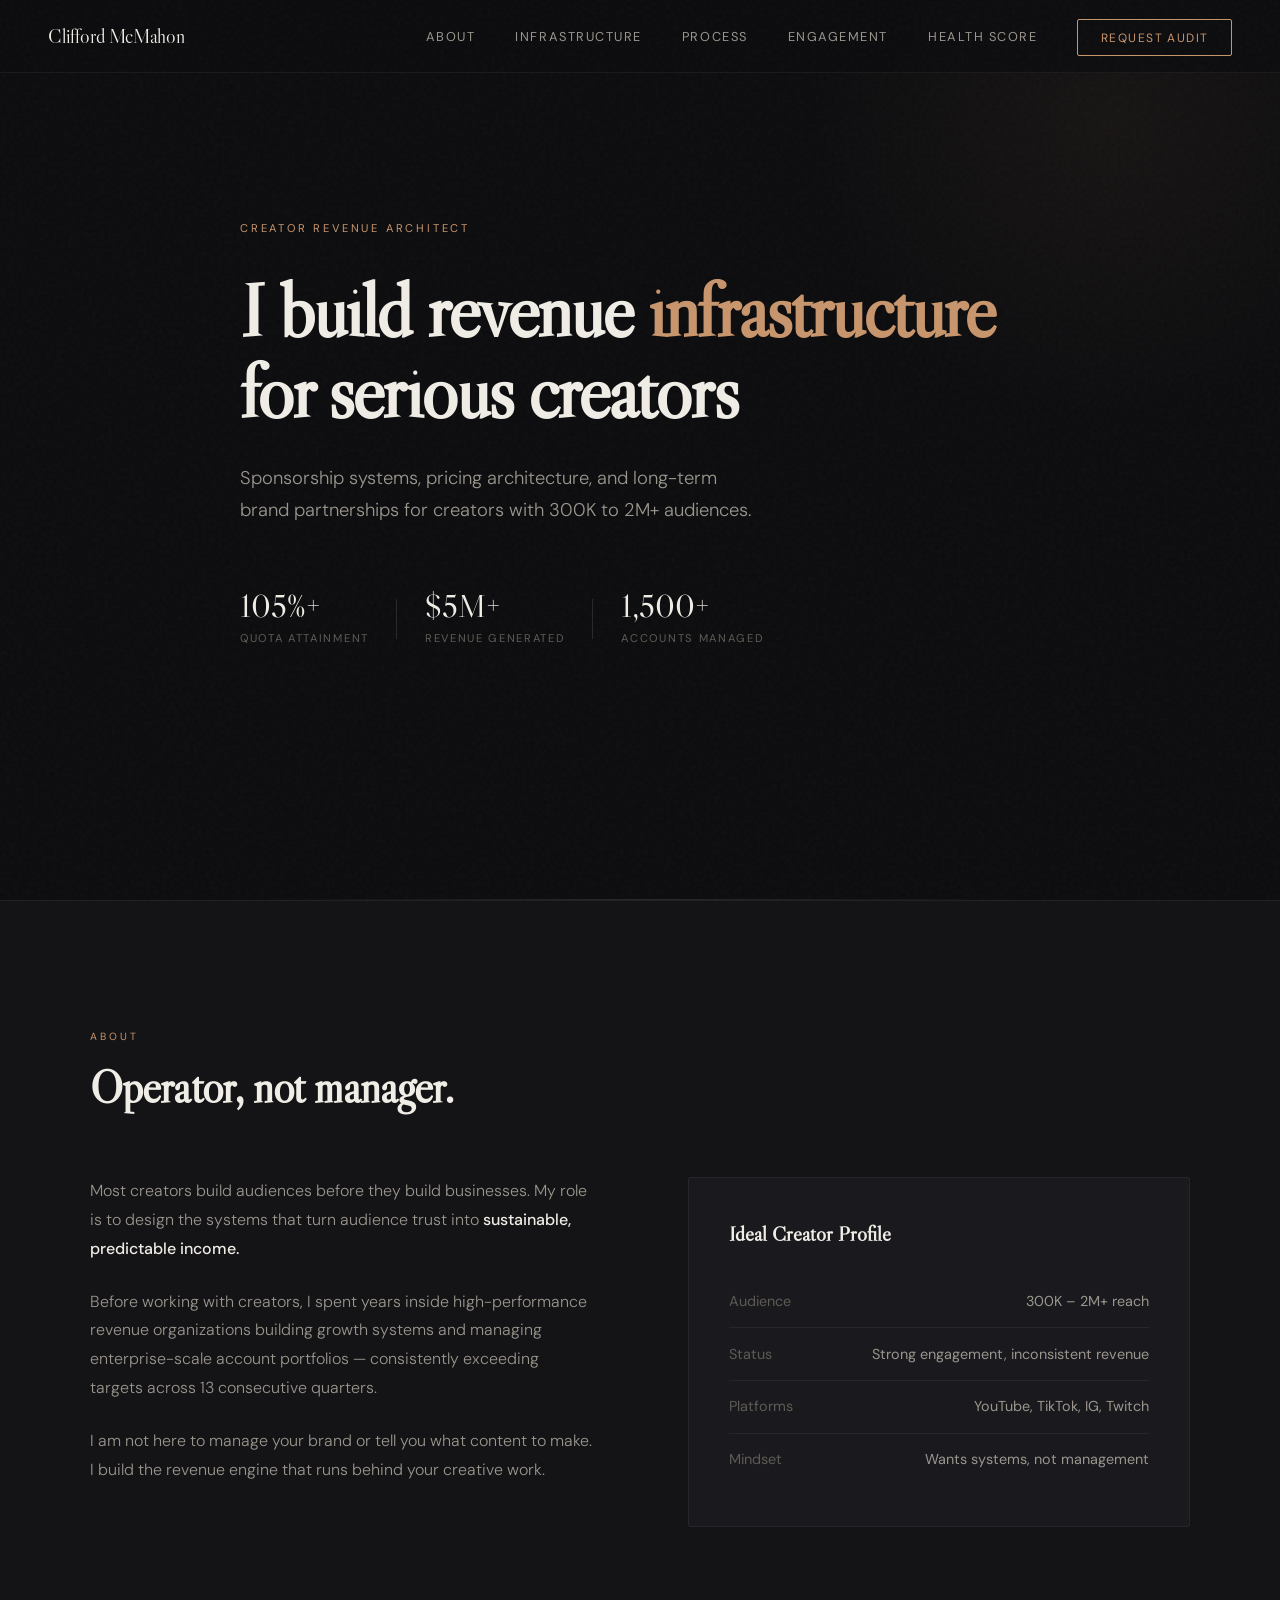
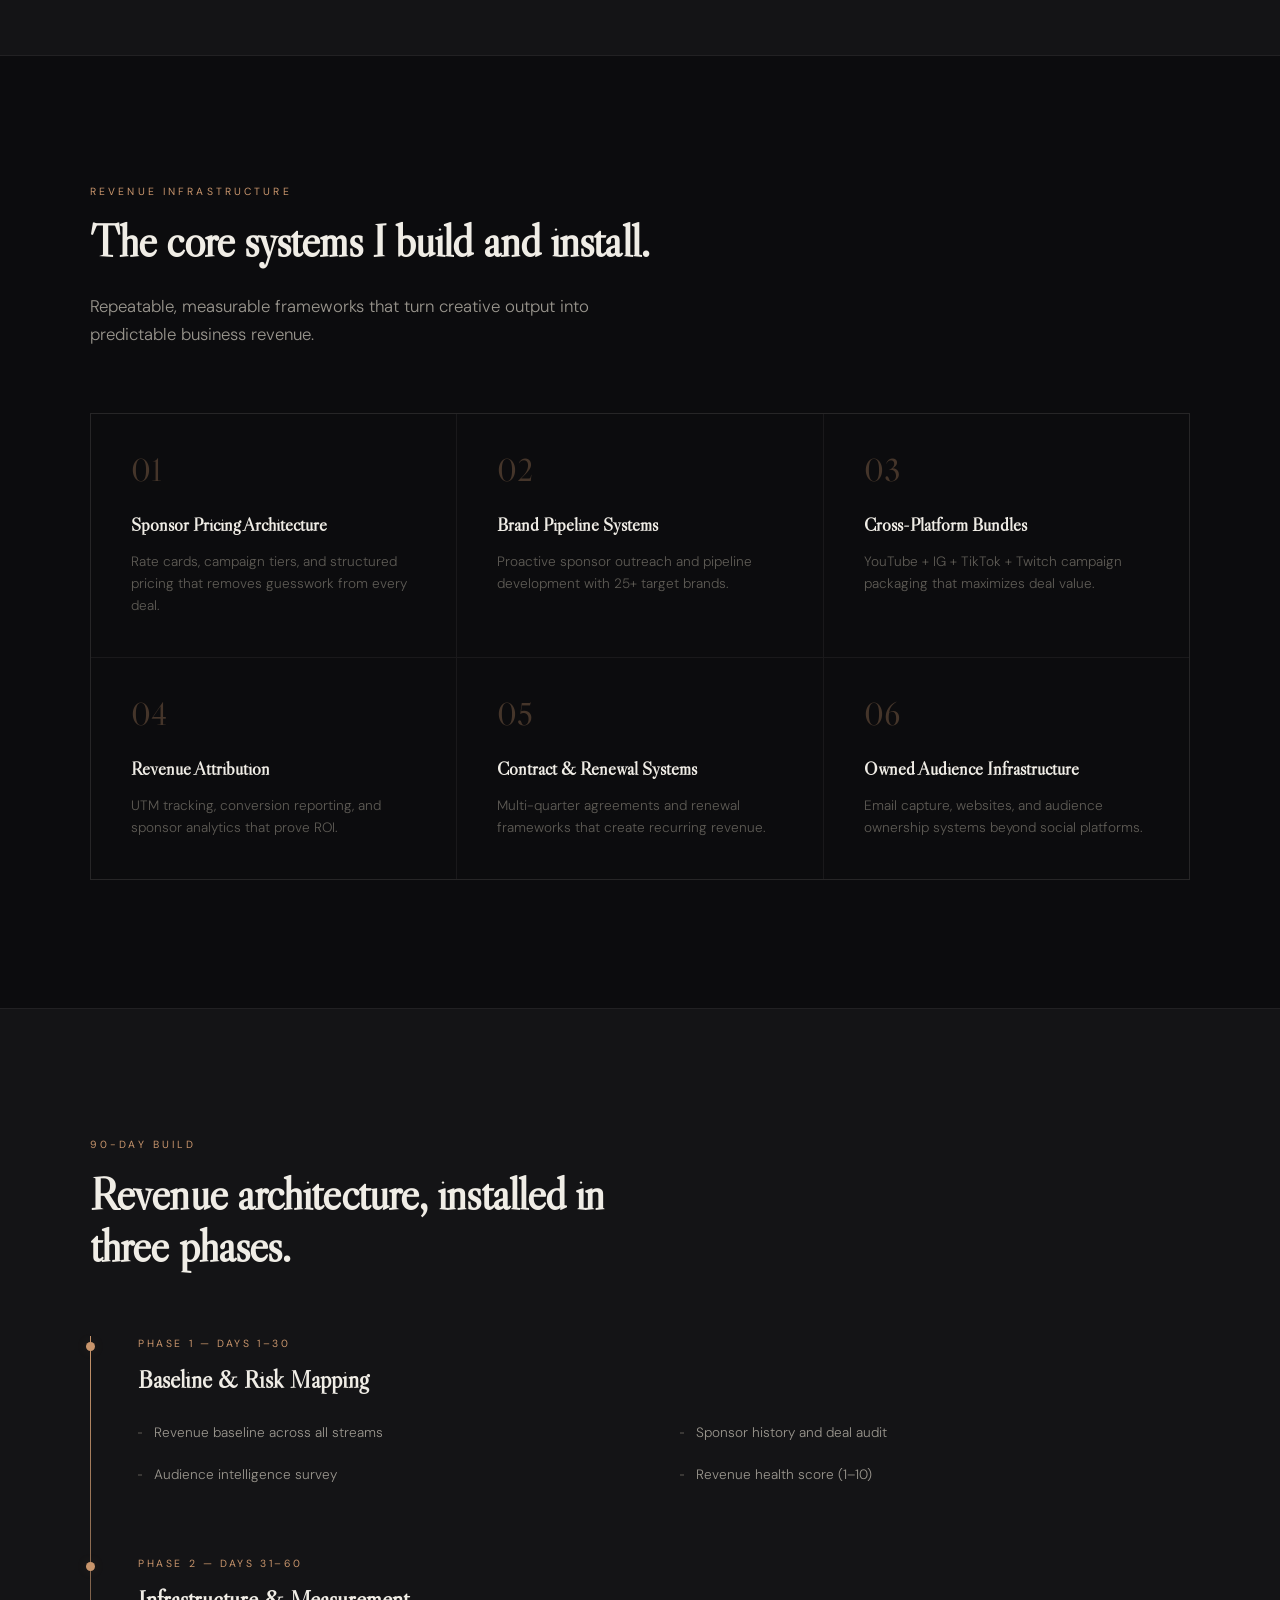
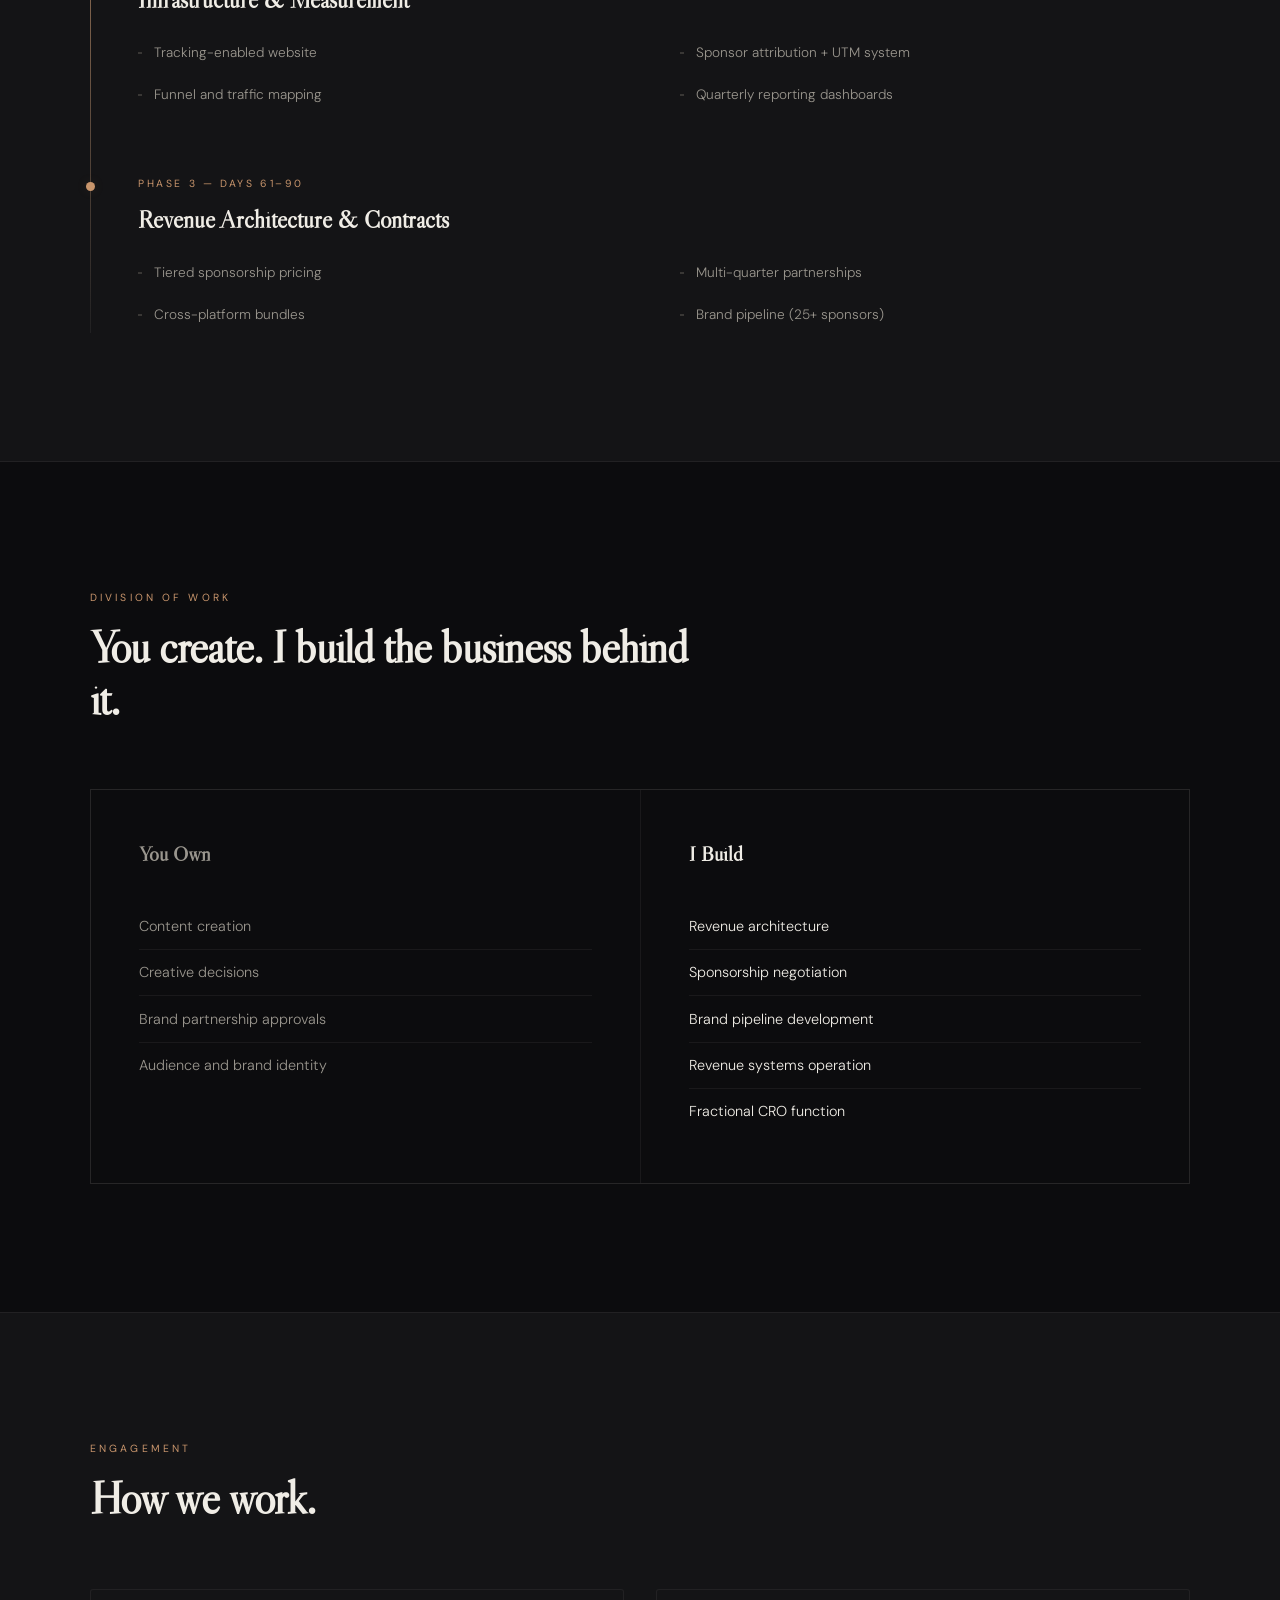
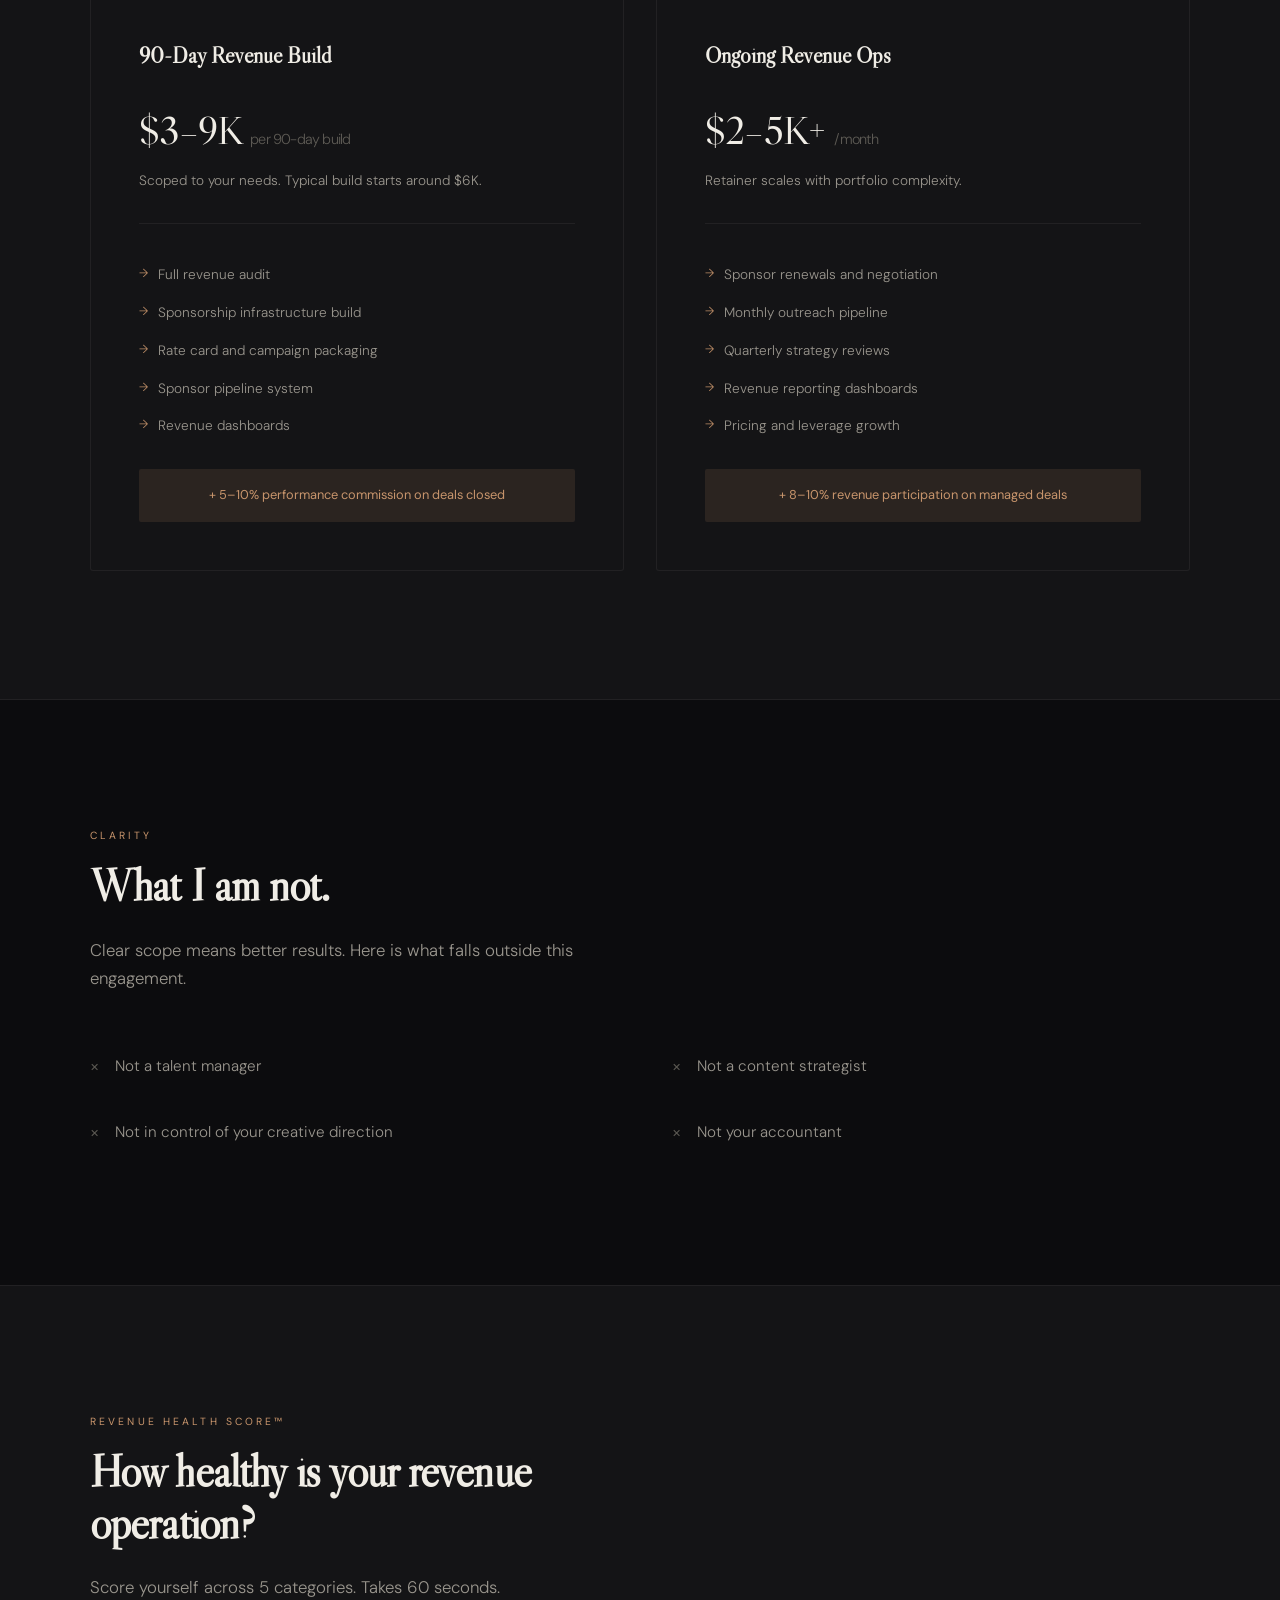
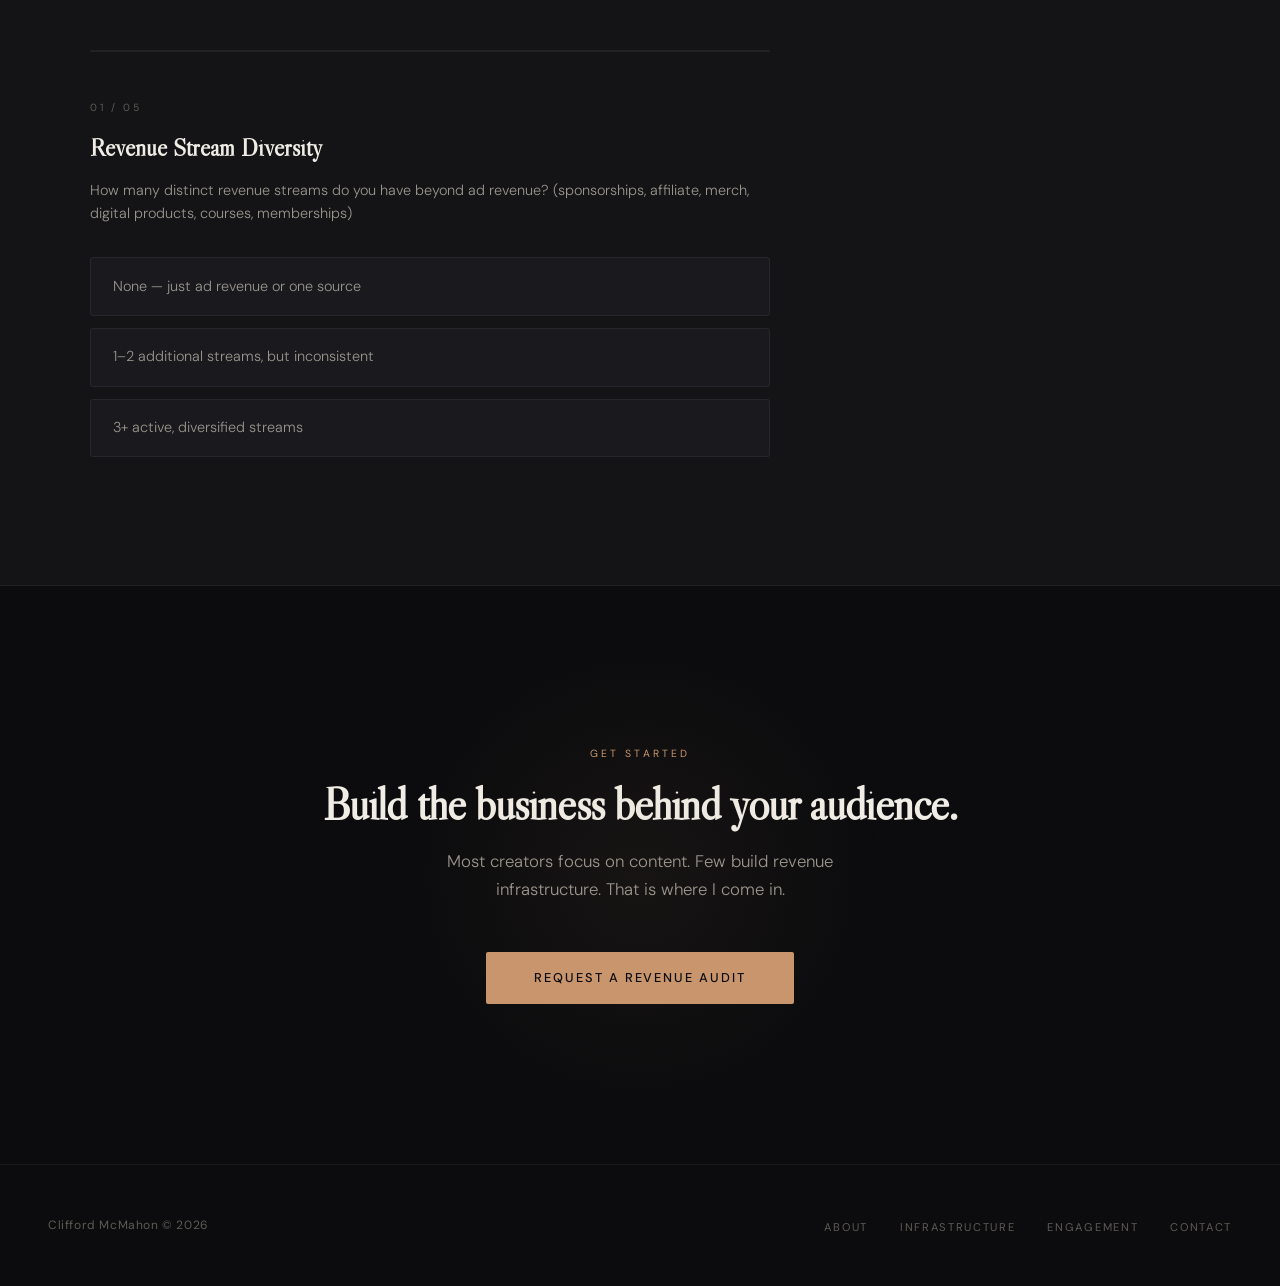
<file: index.html>
<!DOCTYPE html>
<html lang="en">
<head>
<meta charset="UTF-8">
<meta name="viewport" content="width=device-width, initial-scale=1.0">
<title>Clifford McMahon | Creator Revenue Architect</title>
<meta name="description" content="I build revenue infrastructure for creators, turning attention into predictable revenue by building sponsorship systems and long-term brand partnerships.">
<link href="https://fonts.googleapis.com/css2?family=Libre+Caslon+Display&family=DM+Sans:ital,opsz,wght@0,9..40,300;0,9..40,400;0,9..40,500;1,9..40,300;1,9..40,400&display=swap" rel="stylesheet">
<style>
  :root {
    --bg-primary: #0C0C0E;
    --bg-elevated: #141416;
    --bg-card: #1A1A1E;
    --bg-hover: #222226;
    --text-primary: #F0EDE6;
    --text-secondary: #9A968E;
    --text-muted: #5E5B55;
    --accent-warm: #C8956C;
    --accent-warm-dim: rgba(200, 149, 108, 0.12);
    --accent-warm-glow: rgba(200, 149, 108, 0.06);
    --border: rgba(240, 237, 230, 0.06);
    --border-hover: rgba(240, 237, 230, 0.12);
    --serif: 'Libre Caslon Display', Georgia, serif;
    --sans: 'DM Sans', -apple-system, sans-serif;
  }

  * { margin: 0; padding: 0; box-sizing: border-box; }

  html {
    scroll-behavior: smooth;
    font-size: 16px;
    background: var(--bg-primary);
  }

  body {
    font-family: var(--sans);
    background: var(--bg-primary);
    color: var(--text-primary);
    line-height: 1.6;
    -webkit-font-smoothing: antialiased;
    overflow-x: hidden;
  }

  body::before {
    content: '';
    position: fixed;
    inset: 0;
    background-image: url("data:image/svg+xml,%3Csvg viewBox='0 0 256 256' xmlns='http://www.w3.org/2000/svg'%3E%3Cfilter id='n'%3E%3CfeTurbulence type='fractalNoise' baseFrequency='0.9' numOctaves='4' stitchTiles='stitch'/%3E%3C/filter%3E%3Crect width='100%25' height='100%25' filter='url(%23n)' opacity='0.03'/%3E%3C/svg%3E");
    pointer-events: none;
    z-index: 9999;
  }

  nav {
    position: fixed;
    top: 0;
    left: 0;
    right: 0;
    z-index: 100;
    padding: 1.25rem 3rem;
    display: flex;
    justify-content: space-between;
    align-items: center;
    backdrop-filter: blur(24px);
    background: rgba(12, 12, 14, 0.8);
    border-bottom: 1px solid var(--border);
  }

  .nav-logo {
    font-family: var(--serif);
    font-size: 1.25rem;
    color: var(--text-primary);
    text-decoration: none;
    letter-spacing: -0.01em;
  }

  .nav-links {
    display: flex;
    gap: 2.5rem;
    align-items: center;
    list-style: none;
  }

  .nav-links a {
    font-size: 0.8rem;
    font-weight: 400;
    color: var(--text-secondary);
    text-decoration: none;
    text-transform: uppercase;
    letter-spacing: 0.12em;
    transition: color 0.2s;
  }

  .nav-links a:hover { color: var(--text-primary); }

  .nav-cta {
    font-size: 0.75rem !important;
    padding: 0.6rem 1.4rem;
    border: 1px solid var(--accent-warm);
    color: var(--accent-warm) !important;
    border-radius: 2px;
    transition: all 0.25s ease !important;
  }

  .nav-cta:hover {
    background: var(--accent-warm);
    color: var(--bg-primary) !important;
  }

  section { padding: 8rem 3rem; position: relative; }
  .container { max-width: 1100px; margin: 0 auto; }

  .hero {
    min-height: 100vh;
    display: flex;
    align-items: center;
    padding-top: 6rem;
    position: relative;
    overflow: hidden;
  }

  .hero::after {
    content: '';
    position: absolute;
    bottom: 0;
    left: 50%;
    transform: translateX(-50%);
    width: 60%;
    height: 1px;
    background: linear-gradient(90deg, transparent, var(--border-hover), transparent);
  }

  .hero-glow {
    position: absolute;
    top: -20%;
    right: -10%;
    width: 600px;
    height: 600px;
    background: radial-gradient(circle, var(--accent-warm-glow) 0%, transparent 70%);
    pointer-events: none;
  }

  .hero-content { position: relative; z-index: 1; }

  .hero-label {
    font-size: 0.7rem;
    text-transform: uppercase;
    letter-spacing: 0.25em;
    color: var(--accent-warm);
    margin-bottom: 2rem;
    animation: fadeUp 0.8s ease 0.2s both;
  }

  .hero h1 {
    font-family: var(--serif);
    font-size: clamp(3rem, 6vw, 5.5rem);
    line-height: 1.05;
    letter-spacing: -0.025em;
    color: var(--text-primary);
    margin-bottom: 2rem;
    max-width: 800px;
    animation: fadeUp 0.8s ease 0.4s both;
  }

  .hero h1 em {
    font-style: normal;
    color: var(--accent-warm);
  }

  .hero-sub {
    font-size: 1.15rem;
    color: var(--text-secondary);
    max-width: 520px;
    line-height: 1.7;
    font-weight: 300;
    animation: fadeUp 0.8s ease 0.6s both;
  }

  .hero-metrics {
    display: flex;
    gap: 3.5rem;
    margin-top: 4rem;
    animation: fadeUp 0.8s ease 0.8s both;
  }

  .metric { position: relative; }

  .metric::after {
    content: '';
    position: absolute;
    right: -1.75rem;
    top: 50%;
    transform: translateY(-50%);
    width: 1px;
    height: 40px;
    background: var(--border-hover);
  }

  .metric:last-child::after { display: none; }

  .metric-value {
    font-family: var(--serif);
    font-size: 2rem;
    color: var(--text-primary);
    line-height: 1;
  }

  .metric-label {
    font-size: 0.7rem;
    text-transform: uppercase;
    letter-spacing: 0.15em;
    color: var(--text-muted);
    margin-top: 0.5rem;
  }

  .section-label {
    font-size: 0.65rem;
    text-transform: uppercase;
    letter-spacing: 0.3em;
    color: var(--accent-warm);
    margin-bottom: 1rem;
  }

  .section-title {
    font-family: var(--serif);
    font-size: clamp(2rem, 3.5vw, 3rem);
    letter-spacing: -0.02em;
    line-height: 1.15;
    margin-bottom: 1.5rem;
    max-width: 600px;
  }

  .section-desc {
    color: var(--text-secondary);
    font-size: 1.05rem;
    line-height: 1.7;
    max-width: 500px;
    font-weight: 300;
  }

  .about {
    background: var(--bg-elevated);
    border-top: 1px solid var(--border);
    border-bottom: 1px solid var(--border);
  }

  .about-grid {
    display: grid;
    grid-template-columns: 1fr 1fr;
    gap: 6rem;
    align-items: start;
    margin-top: 4rem;
  }

  .about-text p {
    color: var(--text-secondary);
    font-size: 1rem;
    line-height: 1.8;
    margin-bottom: 1.5rem;
    font-weight: 300;
  }

  .about-text strong {
    color: var(--text-primary);
    font-weight: 500;
  }

  .about-aside {
    padding: 2.5rem;
    background: var(--bg-card);
    border: 1px solid var(--border);
    border-radius: 3px;
  }

  .about-aside h3 {
    font-family: var(--serif);
    font-size: 1.3rem;
    margin-bottom: 1.5rem;
    color: var(--text-primary);
  }

  .profile-item {
    display: flex;
    justify-content: space-between;
    padding: 0.9rem 0;
    border-bottom: 1px solid var(--border);
    font-size: 0.9rem;
  }

  .profile-item:last-child { border-bottom: none; }
  .profile-item .label { color: var(--text-muted); }
  .profile-item .value { color: var(--text-secondary); text-align: right; }

  .infra-grid {
    display: grid;
    grid-template-columns: repeat(3, 1fr);
    gap: 1px;
    background: var(--border);
    margin-top: 4rem;
    border: 1px solid var(--border);
  }

  .infra-card {
    background: var(--bg-primary);
    padding: 2.5rem;
    transition: background 0.3s ease;
  }

  .infra-card:hover { background: var(--bg-elevated); }

  .infra-number {
    font-family: var(--serif);
    font-size: 2rem;
    color: var(--accent-warm);
    opacity: 0.3;
    margin-bottom: 1.5rem;
    line-height: 1;
  }

  .infra-card h3 {
    font-family: var(--serif);
    font-size: 1.15rem;
    margin-bottom: 0.75rem;
    color: var(--text-primary);
  }

  .infra-card p {
    font-size: 0.85rem;
    color: var(--text-muted);
    line-height: 1.6;
    font-weight: 300;
  }

  .process {
    background: var(--bg-elevated);
    border-top: 1px solid var(--border);
    border-bottom: 1px solid var(--border);
  }

  .timeline {
    margin-top: 4rem;
    position: relative;
  }

  .timeline::before {
    content: '';
    position: absolute;
    left: 0;
    top: 0;
    bottom: 0;
    width: 1px;
    background: linear-gradient(180deg, var(--accent-warm), var(--border));
  }

  .phase {
    padding-left: 3rem;
    margin-bottom: 4rem;
    position: relative;
  }

  .phase:last-child { margin-bottom: 0; }

  .phase::before {
    content: '';
    position: absolute;
    left: -4px;
    top: 6px;
    width: 9px;
    height: 9px;
    border-radius: 50%;
    background: var(--accent-warm);
    box-shadow: 0 0 12px var(--accent-warm-dim);
  }

  .phase-label {
    font-size: 0.65rem;
    text-transform: uppercase;
    letter-spacing: 0.25em;
    color: var(--accent-warm);
    margin-bottom: 0.5rem;
  }

  .phase h3 {
    font-family: var(--serif);
    font-size: 1.5rem;
    margin-bottom: 1rem;
    color: var(--text-primary);
  }

  .phase-items {
    display: grid;
    grid-template-columns: 1fr 1fr;
    gap: 0.5rem 2rem;
  }

  .phase-item {
    font-size: 0.85rem;
    color: var(--text-secondary);
    padding: 0.4rem 0;
    padding-left: 1rem;
    position: relative;
    font-weight: 300;
  }

  .phase-item::before {
    content: '';
    position: absolute;
    left: 0;
    top: 50%;
    transform: translateY(-50%);
    width: 4px;
    height: 1px;
    background: var(--text-muted);
  }

  .work-split {
    display: grid;
    grid-template-columns: 1fr 1fr;
    gap: 1px;
    background: var(--border);
    margin-top: 4rem;
    border: 1px solid var(--border);
  }

  .work-col {
    background: var(--bg-primary);
    padding: 3rem;
  }

  .work-col h3 {
    font-family: var(--serif);
    font-size: 1.3rem;
    margin-bottom: 2rem;
    color: var(--text-primary);
  }

  .work-col.your-side h3 { color: var(--text-secondary); }

  .work-item {
    font-size: 0.9rem;
    color: var(--text-secondary);
    padding: 0.7rem 0;
    border-bottom: 1px solid var(--border);
    font-weight: 300;
  }

  .work-item:last-child { border-bottom: none; }
  .work-col.my-side .work-item { color: var(--text-primary); }

  .pricing-grid {
    display: grid;
    grid-template-columns: 1fr 1fr;
    gap: 2rem;
    margin-top: 4rem;
  }

  .price-card {
    padding: 3rem;
    border: 1px solid var(--border);
    border-radius: 3px;
    background: var(--bg-elevated);
    transition: border-color 0.3s ease;
    position: relative;
  }

  .price-card:hover {
    border-color: var(--accent-warm);
    background: linear-gradient(180deg, rgba(200,149,108,0.04) 0%, var(--bg-elevated) 100%);
  }

  .price-card h3 {
    font-family: var(--serif);
    font-size: 1.4rem;
    margin-bottom: 0.5rem;
    color: var(--text-primary);
  }

  .price-amount {
    font-family: var(--serif);
    font-size: 2.5rem;
    color: var(--text-primary);
    margin: 1.5rem 0 0.25rem;
    letter-spacing: -0.02em;
  }

  .price-amount span {
    font-size: 0.9rem;
    font-family: var(--sans);
    color: var(--text-muted);
    font-weight: 300;
  }

  .price-note {
    font-size: 0.85rem;
    color: var(--text-secondary);
    line-height: 1.6;
    font-weight: 300;
    margin-top: 0.5rem;
  }

  .price-includes {
    list-style: none;
    margin-top: 2rem;
    padding-top: 2rem;
    border-top: 1px solid var(--border);
  }

  .price-includes li {
    font-size: 0.85rem;
    color: var(--text-secondary);
    padding: 0.5rem 0;
    padding-left: 1.2rem;
    position: relative;
    font-weight: 300;
  }

  .price-includes li::before {
    content: '\2192';
    position: absolute;
    left: 0;
    color: var(--accent-warm);
    font-size: 0.75rem;
  }

  .price-commission {
    margin-top: 1.5rem;
    padding: 1rem;
    background: var(--accent-warm-dim);
    border-radius: 2px;
    font-size: 0.8rem;
    color: var(--accent-warm);
    text-align: center;
  }

  .boundaries-section {
    background: var(--bg-elevated);
    border-top: 1px solid var(--border);
    border-bottom: 1px solid var(--border);
  }

  .boundaries-list {
    display: grid;
    grid-template-columns: repeat(2, 1fr);
    gap: 1rem 4rem;
    margin-top: 3rem;
  }

  .boundary-item {
    display: flex;
    align-items: baseline;
    gap: 1rem;
    padding: 0.8rem 0;
    font-size: 0.95rem;
    color: var(--text-secondary);
    font-weight: 300;
  }

  .boundary-x {
    color: var(--text-muted);
    font-size: 0.7rem;
    flex-shrink: 0;
  }

  .cta-section {
    text-align: center;
    padding: 10rem 3rem;
    position: relative;
  }

  .cta-section::before {
    content: '';
    position: absolute;
    top: 50%;
    left: 50%;
    transform: translate(-50%, -50%);
    width: 500px;
    height: 500px;
    background: radial-gradient(circle, var(--accent-warm-glow), transparent 70%);
    pointer-events: none;
  }

  .cta-section .section-title {
    max-width: none;
    margin: 0 auto 1rem;
  }

  .cta-section .section-desc {
    max-width: 440px;
    margin: 0 auto 3rem;
    text-align: center;
  }

  .cta-button {
    display: inline-block;
    font-family: var(--sans);
    font-size: 0.8rem;
    text-transform: uppercase;
    letter-spacing: 0.15em;
    padding: 1.1rem 3rem;
    background: var(--accent-warm);
    color: var(--bg-primary);
    text-decoration: none;
    border: none;
    border-radius: 2px;
    font-weight: 500;
    cursor: pointer;
    transition: all 0.3s ease;
    position: relative;
    z-index: 1;
  }

  .cta-button:hover {
    background: #D4A57E;
    transform: translateY(-1px);
    box-shadow: 0 8px 32px rgba(200, 149, 108, 0.2);
  }

  footer {
    padding: 3rem;
    border-top: 1px solid var(--border);
    display: flex;
    justify-content: space-between;
    align-items: center;
  }

  .footer-left {
    font-size: 0.75rem;
    color: var(--text-muted);
    letter-spacing: 0.05em;
  }

  .footer-links {
    display: flex;
    gap: 2rem;
    list-style: none;
  }

  .footer-links a {
    font-size: 0.7rem;
    text-transform: uppercase;
    letter-spacing: 0.15em;
    color: var(--text-muted);
    text-decoration: none;
    transition: color 0.2s;
  }

  .footer-links a:hover { color: var(--text-secondary); }

  @keyframes fadeUp {
    from { opacity: 0; transform: translateY(20px); }
    to { opacity: 1; transform: translateY(0); }
  }

  @media (max-width: 900px) {
    nav { padding: 1rem 1.5rem; }
    .nav-links { gap: 1.5rem; }
    section { padding: 5rem 1.5rem; }
    .about-grid { grid-template-columns: 1fr; gap: 3rem; }
    .infra-grid { grid-template-columns: 1fr; }
    .phase-items { grid-template-columns: 1fr; }
    .work-split { grid-template-columns: 1fr; }
    .pricing-grid { grid-template-columns: 1fr; }
    .boundaries-list { grid-template-columns: 1fr; }
    .hero-metrics { gap: 2rem; flex-wrap: wrap; }
    footer { flex-direction: column; gap: 1.5rem; text-align: center; }
  }

  @media (max-width: 600px) {
    nav { padding: 1rem; }
    .nav-logo { font-size: 1.05rem; }
    .nav-links a:not(.nav-cta) { display: none; }
    .nav-cta {
      font-size: 0.6rem !important;
      padding: 0.4rem 0.7rem;
      letter-spacing: 0.08em !important;
      white-space: nowrap;
    }
    .hero-metrics { flex-direction: column; gap: 1.5rem; }
    .metric::after { display: none; }
  }

  /* Health Score */
  .health-section {
    background: var(--bg-elevated);
    border-top: 1px solid var(--border);
    border-bottom: 1px solid var(--border);
  }

  .hs-quiz { margin-top: 3rem; max-width: 680px; }

  .hs-progress-bar {
    width: 100%;
    height: 2px;
    background: var(--border);
    margin-bottom: 3rem;
    border-radius: 1px;
    overflow: hidden;
  }

  .hs-progress-fill {
    height: 100%;
    width: 0%;
    background: var(--accent-warm);
    transition: width 0.4s ease;
  }

  .hs-question {
    display: none;
  }

  .hs-question.active {
    display: block;
    animation: fadeUp 0.4s ease both;
  }

  .hs-q-number {
    font-size: 0.65rem;
    text-transform: uppercase;
    letter-spacing: 0.25em;
    color: var(--text-muted);
    margin-bottom: 0.75rem;
  }

  .hs-q-title {
    font-family: var(--serif);
    font-size: 1.5rem;
    color: var(--text-primary);
    margin-bottom: 0.75rem;
  }

  .hs-q-desc {
    font-size: 0.9rem;
    color: var(--text-secondary);
    line-height: 1.6;
    font-weight: 300;
    margin-bottom: 2rem;
  }

  .hs-options {
    display: flex;
    flex-direction: column;
    gap: 0.75rem;
  }

  .hs-option {
    display: block;
    width: 100%;
    text-align: left;
    padding: 1.1rem 1.4rem;
    background: var(--bg-card);
    border: 1px solid var(--border);
    border-radius: 3px;
    color: var(--text-secondary);
    font-family: var(--sans);
    font-size: 0.9rem;
    font-weight: 300;
    cursor: pointer;
    transition: all 0.2s ease;
    line-height: 1.5;
  }

  .hs-option:hover {
    border-color: var(--border-hover);
    background: var(--bg-hover);
    color: var(--text-primary);
  }

  .hs-option.selected {
    border-color: var(--accent-warm);
    background: var(--accent-warm-dim);
    color: var(--text-primary);
  }

  .hs-results {
    margin-top: 3rem;
    animation: fadeUp 0.6s ease both;
  }

  .hs-score-display {
    display: flex;
    align-items: center;
    gap: 3rem;
    margin-bottom: 3rem;
  }

  .hs-score-ring {
    position: relative;
    width: 140px;
    height: 140px;
    flex-shrink: 0;
  }

  .hs-score-ring svg {
    width: 100%;
    height: 100%;
  }

  .hs-score-number {
    position: absolute;
    inset: 0;
    display: flex;
    align-items: center;
    justify-content: center;
    font-family: var(--serif);
    font-size: 2.2rem;
    color: var(--text-primary);
  }

  .hs-score-max {
    font-size: 1rem;
    color: var(--text-muted);
    margin-left: 2px;
  }

  .hs-score-context h3 {
    font-family: var(--serif);
    font-size: 1.4rem;
    color: var(--text-primary);
    margin-bottom: 0.5rem;
  }

  .hs-score-context p {
    font-size: 0.95rem;
    color: var(--text-secondary);
    line-height: 1.6;
    font-weight: 300;
  }

  .hs-breakdown {
    display: grid;
    grid-template-columns: 1fr;
    gap: 1px;
    background: var(--border);
    border: 1px solid var(--border);
    margin-bottom: 3rem;
  }

  .hs-row {
    display: grid;
    grid-template-columns: 1fr 80px 200px;
    gap: 1.5rem;
    padding: 1.1rem 1.5rem;
    background: var(--bg-card);
    align-items: center;
    font-size: 0.85rem;
  }

  .hs-row-cat {
    color: var(--text-primary);
    font-weight: 400;
  }

  .hs-row-score {
    text-align: center;
    font-family: var(--serif);
    font-size: 1.1rem;
  }

  .hs-row-bar {
    height: 4px;
    background: var(--border);
    border-radius: 2px;
    overflow: hidden;
  }

  .hs-row-bar-fill {
    height: 100%;
    border-radius: 2px;
    transition: width 0.8s ease;
  }

  .hs-results-cta {
    text-align: center;
    padding: 2rem 0 0;
  }

  .hs-results-cta p {
    font-size: 1rem;
    color: var(--text-secondary);
    margin-bottom: 2rem;
    font-weight: 300;
  }

  .hs-retake {
    display: block;
    margin: 1.5rem auto 0;
    background: none;
    border: none;
    color: var(--text-muted);
    font-family: var(--sans);
    font-size: 0.75rem;
    text-transform: uppercase;
    letter-spacing: 0.15em;
    cursor: pointer;
    transition: color 0.2s;
  }

  .hs-retake:hover { color: var(--text-secondary); }

  @media (max-width: 600px) {
    .hs-score-display { flex-direction: column; text-align: center; }
    .hs-row { grid-template-columns: 1fr 60px; }
    .hs-row-bar { display: none; }
  }

  /* Modal */
  .modal-overlay {
    display: none;
    position: fixed;
    inset: 0;
    z-index: 200;
    background: rgba(0, 0, 0, 0.7);
    backdrop-filter: blur(8px);
    align-items: center;
    justify-content: center;
    padding: 2rem;
    overflow-y: auto;
  }

  .modal-overlay.active {
    display: flex;
  }

  .modal-content {
    background: var(--bg-elevated);
    border: 1px solid var(--border-hover);
    border-radius: 4px;
    padding: 3rem;
    max-width: 560px;
    width: 100%;
    position: relative;
    animation: fadeUp 0.3s ease both;
    max-height: 90vh;
    overflow-y: auto;
  }

  .modal-close {
    position: absolute;
    top: 1.25rem;
    right: 1.5rem;
    background: none;
    border: none;
    color: var(--text-muted);
    font-size: 1.5rem;
    cursor: pointer;
    transition: color 0.2s;
    line-height: 1;
  }

  .modal-close:hover { color: var(--text-primary); }

  .modal-title {
    font-family: var(--serif);
    font-size: 1.4rem;
    color: var(--text-primary);
    margin-bottom: 1.5rem;
  }

  .modal-score-badge {
    display: inline-block;
    padding: 0.5rem 1rem;
    background: var(--accent-warm-dim);
    border: 1px solid rgba(200, 149, 108, 0.2);
    border-radius: 2px;
    font-size: 0.8rem;
    color: var(--accent-warm);
    margin-bottom: 2rem;
    font-weight: 400;
  }

  .form-group {
    margin-bottom: 1.25rem;
    flex: 1;
  }

  .form-row {
    display: flex;
    gap: 1rem;
  }

  .form-label {
    display: block;
    font-size: 0.7rem;
    text-transform: uppercase;
    letter-spacing: 0.15em;
    color: var(--text-muted);
    margin-bottom: 0.5rem;
  }

  .form-input {
    width: 100%;
    padding: 0.8rem 1rem;
    background: var(--bg-card);
    border: 1px solid var(--border);
    border-radius: 2px;
    color: var(--text-primary);
    font-family: var(--sans);
    font-size: 0.9rem;
    font-weight: 300;
    transition: border-color 0.2s;
    outline: none;
  }

  .form-input:focus {
    border-color: var(--accent-warm);
  }

  .form-input::placeholder {
    color: var(--text-muted);
  }

  .form-textarea {
    resize: vertical;
    min-height: 80px;
  }

  .form-submit {
    width: 100%;
    margin-top: 0.5rem;
    border: none;
    cursor: pointer;
    font-size: 0.8rem;
  }

  .form-submit:disabled {
    opacity: 0.5;
    cursor: not-allowed;
  }

  .modal-success {
    text-align: center;
    padding: 2rem 0;
  }

  .success-icon {
    width: 60px;
    height: 60px;
    border-radius: 50%;
    background: var(--accent-warm-dim);
    color: var(--accent-warm);
    font-size: 1.5rem;
    display: flex;
    align-items: center;
    justify-content: center;
    margin: 0 auto 1.5rem;
  }

  .modal-success-text {
    font-size: 0.95rem;
    color: var(--text-secondary);
    line-height: 1.6;
    font-weight: 300;
    max-width: 380px;
    margin: 0 auto;
  }

  @media (max-width: 600px) {
    .modal-content { padding: 2rem 1.5rem; }
    .form-row { flex-direction: column; gap: 0; }
  }

</style>
</head>
<body>

<nav>
  <a href="#" class="nav-logo">Clifford McMahon</a>
  <ul class="nav-links">
    <li><a href="#about">About</a></li>
    <li><a href="#infrastructure">Infrastructure</a></li>
    <li><a href="#process">Process</a></li>
    <li><a href="#engagement">Engagement</a></li>
    <li><a href="#health-score">Health Score</a></li>
    <li><a href="#" class="nav-cta" onclick="event.preventDefault();openAuditModal()">Request Audit</a></li>
  </ul>
</nav>

<section class="hero" id="top">
  <div class="hero-glow"></div>
  <div class="container hero-content">
    <p class="hero-label">Creator Revenue Architect</p>
    <h1>I build revenue <em>infrastructure</em> for serious creators</h1>
    <p class="hero-sub">Sponsorship systems, pricing architecture, and long-term brand partnerships for creators with 300K to 2M+ audiences.</p>
    <div class="hero-metrics">
      <div class="metric">
        <div class="metric-value">105%+</div>
        <div class="metric-label">Quota Attainment</div>
      </div>
      <div class="metric">
        <div class="metric-value">$5M+</div>
        <div class="metric-label">Revenue Generated</div>
      </div>
      <div class="metric">
        <div class="metric-value">1,500+</div>
        <div class="metric-label">Accounts Managed</div>
      </div>
    </div>
  </div>
</section>

<section class="about" id="about">
  <div class="container">
    <p class="section-label">About</p>
    <h2 class="section-title">Operator, not manager.</h2>
    <div class="about-grid">
      <div class="about-text">
        <p>Most creators build audiences before they build businesses. My role is to design the systems that turn audience trust into <strong>sustainable, predictable income.</strong></p>
        <p>Before working with creators, I spent years inside high-performance revenue organizations building growth systems and managing enterprise-scale account portfolios &mdash; consistently exceeding targets across 13 consecutive quarters.</p>
        <p>I am not here to manage your brand or tell you what content to make. I build the revenue engine that runs behind your creative work.</p>
      </div>
      <div class="about-aside">
        <h3>Ideal Creator Profile</h3>
        <div class="profile-item">
          <span class="label">Audience</span>
          <span class="value">300K &ndash; 2M+ reach</span>
        </div>
        <div class="profile-item">
          <span class="label">Status</span>
          <span class="value">Strong engagement, inconsistent revenue</span>
        </div>
        <div class="profile-item">
          <span class="label">Platforms</span>
          <span class="value">YouTube, TikTok, IG, Twitch</span>
        </div>
        <div class="profile-item">
          <span class="label">Mindset</span>
          <span class="value">Wants systems, not management</span>
        </div>
      </div>
    </div>
  </div>
</section>

<section id="infrastructure">
  <div class="container">
    <p class="section-label">Revenue Infrastructure</p>
    <h2 class="section-title">The core systems I build and install.</h2>
    <p class="section-desc">Repeatable, measurable frameworks that turn creative output into predictable business revenue.</p>
    <div class="infra-grid">
      <div class="infra-card">
        <div class="infra-number">01</div>
        <h3>Sponsor Pricing Architecture</h3>
        <p>Rate cards, campaign tiers, and structured pricing that removes guesswork from every deal.</p>
      </div>
      <div class="infra-card">
        <div class="infra-number">02</div>
        <h3>Brand Pipeline Systems</h3>
        <p>Proactive sponsor outreach and pipeline development with 25+ target brands.</p>
      </div>
      <div class="infra-card">
        <div class="infra-number">03</div>
        <h3>Cross-Platform Bundles</h3>
        <p>YouTube + IG + TikTok + Twitch campaign packaging that maximizes deal value.</p>
      </div>
      <div class="infra-card">
        <div class="infra-number">04</div>
        <h3>Revenue Attribution</h3>
        <p>UTM tracking, conversion reporting, and sponsor analytics that prove ROI.</p>
      </div>
      <div class="infra-card">
        <div class="infra-number">05</div>
        <h3>Contract &amp; Renewal Systems</h3>
        <p>Multi-quarter agreements and renewal frameworks that create recurring revenue.</p>
      </div>
      <div class="infra-card">
        <div class="infra-number">06</div>
        <h3>Owned Audience Infrastructure</h3>
        <p>Email capture, websites, and audience ownership systems beyond social platforms.</p>
      </div>
    </div>
  </div>
</section>

<section class="process" id="process">
  <div class="container">
    <p class="section-label">90-Day Build</p>
    <h2 class="section-title">Revenue architecture, installed in three phases.</h2>
    <div class="timeline">
      <div class="phase">
        <p class="phase-label">Phase 1 &mdash; Days 1&ndash;30</p>
        <h3>Baseline &amp; Risk Mapping</h3>
        <div class="phase-items">
          <div class="phase-item">Revenue baseline across all streams</div>
          <div class="phase-item">Sponsor history and deal audit</div>
          <div class="phase-item">Audience intelligence survey</div>
          <div class="phase-item">Revenue health score (1&ndash;10)</div>
        </div>
      </div>
      <div class="phase">
        <p class="phase-label">Phase 2 &mdash; Days 31&ndash;60</p>
        <h3>Infrastructure &amp; Measurement</h3>
        <div class="phase-items">
          <div class="phase-item">Tracking-enabled website</div>
          <div class="phase-item">Sponsor attribution + UTM system</div>
          <div class="phase-item">Funnel and traffic mapping</div>
          <div class="phase-item">Quarterly reporting dashboards</div>
        </div>
      </div>
      <div class="phase">
        <p class="phase-label">Phase 3 &mdash; Days 61&ndash;90</p>
        <h3>Revenue Architecture &amp; Contracts</h3>
        <div class="phase-items">
          <div class="phase-item">Tiered sponsorship pricing</div>
          <div class="phase-item">Multi-quarter partnerships</div>
          <div class="phase-item">Cross-platform bundles</div>
          <div class="phase-item">Brand pipeline (25+ sponsors)</div>
        </div>
      </div>
    </div>
  </div>
</section>

<section id="roles">
  <div class="container">
    <p class="section-label">Division of Work</p>
    <h2 class="section-title">You create. I build the business behind it.</h2>
    <div class="work-split">
      <div class="work-col your-side">
        <h3>You Own</h3>
        <div class="work-item">Content creation</div>
        <div class="work-item">Creative decisions</div>
        <div class="work-item">Brand partnership approvals</div>
        <div class="work-item">Audience and brand identity</div>
      </div>
      <div class="work-col my-side">
        <h3>I Build</h3>
        <div class="work-item">Revenue architecture</div>
        <div class="work-item">Sponsorship negotiation</div>
        <div class="work-item">Brand pipeline development</div>
        <div class="work-item">Revenue systems operation</div>
        <div class="work-item">Fractional CRO function</div>
      </div>
    </div>
  </div>
</section>

<section class="boundaries-section" id="engagement">
  <div class="container">
    <p class="section-label">Engagement</p>
    <h2 class="section-title">How we work.</h2>
    <div class="pricing-grid">
      <div class="price-card">
        <h3>90-Day Revenue Build</h3>
        <div class="price-amount">$3&ndash;9K <span>per 90-day build</span></div>
        <p class="price-note">Scoped to your needs. Typical build starts around $6K.</p>
        <ul class="price-includes">
          <li>Full revenue audit</li>
          <li>Sponsorship infrastructure build</li>
          <li>Rate card and campaign packaging</li>
          <li>Sponsor pipeline system</li>
          <li>Revenue dashboards</li>
        </ul>
        <div class="price-commission">+ 5&ndash;10% performance commission on deals closed</div>
      </div>
      <div class="price-card">
        <h3>Ongoing Revenue Ops</h3>
        <div class="price-amount">$2&ndash;5K+ <span>/month</span></div>
        <p class="price-note">Retainer scales with portfolio complexity.</p>
        <ul class="price-includes">
          <li>Sponsor renewals and negotiation</li>
          <li>Monthly outreach pipeline</li>
          <li>Quarterly strategy reviews</li>
          <li>Revenue reporting dashboards</li>
          <li>Pricing and leverage growth</li>
        </ul>
        <div class="price-commission">+ 8&ndash;10% revenue participation on managed deals</div>
      </div>
    </div>
  </div>
</section>

<section id="boundaries">
  <div class="container">
    <p class="section-label">Clarity</p>
    <h2 class="section-title">What I am not.</h2>
    <p class="section-desc">Clear scope means better results. Here is what falls outside this engagement.</p>
    <div class="boundaries-list">
      <div class="boundary-item">
        <span class="boundary-x">&#x2715;</span>
        <span>Not a talent manager</span>
      </div>
      <div class="boundary-item">
        <span class="boundary-x">&#x2715;</span>
        <span>Not a content strategist</span>
      </div>
      <div class="boundary-item">
        <span class="boundary-x">&#x2715;</span>
        <span>Not in control of your creative direction</span>
      </div>
      <div class="boundary-item">
        <span class="boundary-x">&#x2715;</span>
        <span>Not your accountant</span>
      </div>
    </div>
  </div>
</section>

<!-- Health Score -->
<section class="health-section" id="health-score">
  <div class="container">
    <p class="section-label">Revenue Health Score&trade;</p>
    <h2 class="section-title">How healthy is your revenue operation?</h2>
    <p class="section-desc">Score yourself across 5 categories. Takes 60 seconds.</p>

    <div id="hs-quiz" class="hs-quiz">
      <div class="hs-progress-bar"><div class="hs-progress-fill" id="hs-progress"></div></div>

      <div class="hs-question active" data-step="0">
        <div class="hs-q-number">01 / 05</div>
        <h3 class="hs-q-title">Revenue Stream Diversity</h3>
        <p class="hs-q-desc">How many distinct revenue streams do you have beyond ad revenue? (sponsorships, affiliate, merch, digital products, courses, memberships)</p>
        <div class="hs-options">
          <button class="hs-option" data-value="0" onclick="hsSelect(this)">None &mdash; just ad revenue or one source</button>
          <button class="hs-option" data-value="1" onclick="hsSelect(this)">1&ndash;2 additional streams, but inconsistent</button>
          <button class="hs-option" data-value="2" onclick="hsSelect(this)">3+ active, diversified streams</button>
        </div>
      </div>

      <div class="hs-question" data-step="1">
        <div class="hs-q-number">02 / 05</div>
        <h3 class="hs-q-title">Recurring vs. One-Time Revenue</h3>
        <p class="hs-q-desc">What percentage of your revenue is recurring or contract-based versus one-off deals?</p>
        <div class="hs-options">
          <button class="hs-option" data-value="0" onclick="hsSelect(this)">Almost all one-time or sporadic deals</button>
          <button class="hs-option" data-value="1" onclick="hsSelect(this)">Some recurring (Patreon, memberships) but deals are one-offs</button>
          <button class="hs-option" data-value="2" onclick="hsSelect(this)">Multi-quarter contracts and recurring partnerships</button>
        </div>
      </div>

      <div class="hs-question" data-step="2">
        <div class="hs-q-number">03 / 05</div>
        <h3 class="hs-q-title">Sponsor Infrastructure</h3>
        <p class="hs-q-desc">Do you have a media kit, rate card, sponsor pipeline, or attribution tracking in place?</p>
        <div class="hs-options">
          <button class="hs-option" data-value="0" onclick="hsSelect(this)">No &mdash; I negotiate each deal from scratch</button>
          <button class="hs-option" data-value="1" onclick="hsSelect(this)">I have a basic media kit or rate card</button>
          <button class="hs-option" data-value="2" onclick="hsSelect(this)">Full system: media kit, rate card, pipeline, and tracking</button>
        </div>
      </div>

      <div class="hs-question" data-step="3">
        <div class="hs-q-number">04 / 05</div>
        <h3 class="hs-q-title">Owned Audience Channels</h3>
        <p class="hs-q-desc">Do you own your audience relationship beyond social platforms? (email list, website, SMS)</p>
        <div class="hs-options">
          <button class="hs-option" data-value="0" onclick="hsSelect(this)">No &mdash; 100% platform-dependent</button>
          <button class="hs-option" data-value="1" onclick="hsSelect(this)">I have a website or small email list but do not use it actively</button>
          <button class="hs-option" data-value="2" onclick="hsSelect(this)">Active email list, owned website, and direct audience access</button>
        </div>
      </div>

      <div class="hs-question" data-step="4">
        <div class="hs-q-number">05 / 05</div>
        <h3 class="hs-q-title">Passive &amp; Scalable Income</h3>
        <p class="hs-q-desc">Do you have revenue that generates income without your direct, ongoing involvement?</p>
        <div class="hs-options">
          <button class="hs-option" data-value="0" onclick="hsSelect(this)">No &mdash; all income requires my active participation</button>
          <button class="hs-option" data-value="1" onclick="hsSelect(this)">Some affiliate links or a small digital product</button>
          <button class="hs-option" data-value="2" onclick="hsSelect(this)">Active affiliate stack, digital products, or licensed content</button>
        </div>
      </div>
    </div>

    <!-- Results -->
    <div id="hs-results" class="hs-results" style="display:none;">
      <div class="hs-score-display">
        <div class="hs-score-ring">
          <svg viewBox="0 0 120 120">
            <circle cx="60" cy="60" r="52" fill="none" stroke="rgba(240,237,230,0.06)" stroke-width="6"/>
            <circle id="hs-ring" cx="60" cy="60" r="52" fill="none" stroke="var(--accent-warm)" stroke-width="6"
              stroke-dasharray="326.73" stroke-dashoffset="326.73" stroke-linecap="round"
              transform="rotate(-90 60 60)" style="transition: stroke-dashoffset 1.2s ease;"/>
          </svg>
          <div class="hs-score-number"><span id="hs-score-val">0</span><span class="hs-score-max">/10</span></div>
        </div>
        <div class="hs-score-context">
          <h3 id="hs-score-label">Your Revenue Health Score</h3>
          <p id="hs-score-summary"></p>
        </div>
      </div>

      <div class="hs-breakdown" id="hs-breakdown"></div>

      <div class="hs-results-cta">
        <p>No matter where you score, there is a clear path forward.</p>
        <button class="cta-button" onclick="openAuditModal()">Request a Revenue Audit</button>
        <button class="hs-retake" onclick="hsReset()">Retake Assessment</button>
      </div>
    </div>
  </div>
</section>

<section class="cta-section" id="contact">
  <div class="container">
    <p class="section-label">Get Started</p>
    <h2 class="section-title">Build the business behind your audience.</h2>
    <p class="section-desc">Most creators focus on content. Few build revenue infrastructure. That is where I come in.</p>
    <button class="cta-button" onclick="openAuditModal()">Request a Revenue Audit</button>
  </div>
</section>

<footer>
  <div class="footer-left">Clifford McMahon &copy; 2026</div>
  <ul class="footer-links">
    <li><a href="#about">About</a></li>
    <li><a href="#infrastructure">Infrastructure</a></li>
    <li><a href="#engagement">Engagement</a></li>
    <li><a href="mailto:contact@cliffordmcmahon.com">Contact</a></li>
  </ul>
</footer>

<!-- Audit Request Modal -->
<div class="modal-overlay" id="audit-modal" onclick="closeAuditModal(event)">
  <div class="modal-content" onclick="event.stopPropagation()">
    <button class="modal-close" onclick="closeAuditModal()">&times;</button>
    <p class="section-label">Revenue Audit Request</p>
    <h3 class="modal-title">Let's build your revenue infrastructure.</h3>
    <div class="modal-score-badge" id="modal-score-badge"></div>

    <div id="modal-form-wrap">
      <form id="audit-form">
        <input type="hidden" name="health_score" id="form-health-score" value="">
        <input type="hidden" name="score_breakdown" id="form-score-breakdown" value="">

        <div class="form-group">
          <label class="form-label">Name</label>
          <input type="text" name="name" id="f-name" class="form-input" placeholder="Your name" required>
        </div>

        <div class="form-group">
          <label class="form-label">Email</label>
          <input type="email" name="email" id="f-email" class="form-input" placeholder="you@example.com" required>
        </div>

        <div class="form-group">
          <label class="form-label">Website</label>
          <input type="url" name="website" id="f-website" class="form-input" placeholder="https://yourchannel.com">
        </div>

        <div class="form-row">
          <div class="form-group">
            <label class="form-label">YouTube</label>
            <input type="text" name="youtube" id="f-youtube" class="form-input" placeholder="@handle">
          </div>
          <div class="form-group">
            <label class="form-label">TikTok</label>
            <input type="text" name="tiktok" id="f-tiktok" class="form-input" placeholder="@handle">
          </div>
        </div>

        <div class="form-row">
          <div class="form-group">
            <label class="form-label">Instagram</label>
            <input type="text" name="instagram" id="f-instagram" class="form-input" placeholder="@handle">
          </div>
          <div class="form-group">
            <label class="form-label">Twitch</label>
            <input type="text" name="twitch" id="f-twitch" class="form-input" placeholder="@handle">
          </div>
        </div>

        <div class="form-group">
          <label class="form-label">Anything else I should know?</label>
          <textarea name="notes" id="f-notes" class="form-input form-textarea" placeholder="Current revenue, biggest challenge, what you are looking for..." rows="3"></textarea>
        </div>

        <button type="submit" class="cta-button form-submit" id="form-submit-btn">Send Audit Request</button>
      </form>
    </div>

    <div id="modal-success" class="modal-success" style="display:none;">
      <div class="success-icon">&#x2713;</div>
      <h3 class="modal-title">Request received.</h3>
      <p class="modal-success-text">I will review your Revenue Health Score and reach out within 48 hours to schedule a conversation.</p>
      <button class="hs-retake" onclick="closeAuditModal()" style="margin-top:1.5rem;">Close</button>
    </div>
  </div>
</div>

<script>
  // Apps Script URL for form submissions
  var APPS_SCRIPT_URL = 'https://script.google.com/macros/s/AKfycbwsd0Lk4iCFQ5LX6g_j16j-vcVNqHS88QjmX8zDQscmG0dgW_LdzhUDOcbRCNYUxm_3jg/exec';

  // Health Score Quiz
  var hsCategories = [
    'Revenue Stream Diversity',
    'Recurring vs. One-Time Revenue',
    'Sponsor Infrastructure',
    'Owned Audience Channels',
    'Passive & Scalable Income'
  ];
  var hsScores = [null, null, null, null, null];
  var hsStep = 0;

  function hsSelect(btn) {
    hsScores[hsStep] = parseInt(btn.dataset.value);
    btn.parentElement.querySelectorAll('.hs-option').forEach(function(b) { b.classList.remove('selected'); });
    btn.classList.add('selected');
    setTimeout(function() {
      if (hsStep < 4) { hsStep++; showStep(hsStep); }
      else { showResults(); }
    }, 350);
  }

  function showStep(step) {
    document.querySelectorAll('.hs-question').forEach(function(q) { q.classList.remove('active'); });
    document.querySelector('[data-step="' + step + '"]').classList.add('active');
    document.getElementById('hs-progress').style.width = ((step + 1) / 5 * 100) + '%';
  }

  function showResults() {
    document.getElementById('hs-quiz').style.display = 'none';
    document.getElementById('hs-results').style.display = 'block';

    var total = hsScores.reduce(function(a, b) { return a + b; }, 0);
    document.getElementById('hs-score-val').textContent = total;

    // Animate ring
    var offset = 326.73 - (total / 10) * 326.73;
    setTimeout(function() {
      document.getElementById('hs-ring').style.strokeDashoffset = offset;
    }, 100);

    // Score context
    var label, summary;
    if (total <= 3) {
      label = 'Early Stage';
      summary = 'You have a strong audience but almost no revenue infrastructure. This is the most common profile I work with \u2014 and the biggest opportunity for growth.';
    } else if (total <= 6) {
      label = 'Foundation in Place';
      summary = 'You have some pieces working but gaps in your systems. A structured build would connect these into a predictable revenue operation.';
    } else {
      label = 'Strong Foundation';
      summary = 'You have solid infrastructure in place. The next step is optimization \u2014 better pricing leverage, deeper sponsor relationships, and scaling what works.';
    }
    document.getElementById('hs-score-label').textContent = label;
    document.getElementById('hs-score-summary').textContent = summary;

    // Breakdown
    var html = '';
    for (var i = 0; i < 5; i++) {
      var pct = (hsScores[i] / 2) * 100;
      var c = hsScores[i] === 0 ? '#E05252' : hsScores[i] === 1 ? '#D4A04A' : 'var(--accent-warm)';
      html += '<div class="hs-row">'
        + '<span class="hs-row-cat">' + hsCategories[i] + '</span>'
        + '<span class="hs-row-score" style="color:' + c + '">' + hsScores[i] + '/2</span>'
        + '<div class="hs-row-bar"><div class="hs-row-bar-fill" style="width:' + pct + '%;background:' + c + '"></div></div>'
        + '</div>';
    }
    document.getElementById('hs-breakdown').innerHTML = html;
  }

  function hsReset() {
    hsScores = [null, null, null, null, null];
    hsStep = 0;
    document.getElementById('hs-results').style.display = 'none';
    document.getElementById('hs-quiz').style.display = 'block';
    document.getElementById('hs-progress').style.width = '0%';
    document.getElementById('hs-ring').style.strokeDashoffset = '326.73';
    document.querySelectorAll('.hs-option').forEach(function(b) { b.classList.remove('selected'); });
    showStep(0);
  }

  // Modal
  function openAuditModal() {
    var modal = document.getElementById('audit-modal');
    modal.classList.add('active');
    document.body.style.overflow = 'hidden';

    var total = hsScores.reduce(function(a, b) { return a + (b || 0); }, 0);
    var hasScore = hsScores.some(function(s) { return s !== null; });

    document.getElementById('form-health-score').value = hasScore ? total + '/10' : 'Not taken';

    var breakdown = '';
    if (hasScore) {
      for (var i = 0; i < 5; i++) {
        breakdown += hsCategories[i] + ': ' + (hsScores[i] !== null ? hsScores[i] : '?') + '/2\n';
      }
    }
    document.getElementById('form-score-breakdown').value = breakdown;

    var badge = document.getElementById('modal-score-badge');
    if (hasScore) {
      badge.innerHTML = 'Your Score: <strong>' + total + '/10</strong>';
      badge.style.display = 'block';
    } else {
      badge.style.display = 'none';
    }

    document.getElementById('modal-form-wrap').style.display = 'block';
    document.getElementById('modal-success').style.display = 'none';
    var btn = document.getElementById('form-submit-btn');
    btn.textContent = 'Send Audit Request';
    btn.disabled = false;
  }

  function closeAuditModal(e) {
    if (e && e.target !== e.currentTarget) return;
    document.getElementById('audit-modal').classList.remove('active');
    document.body.style.overflow = '';
  }

  document.addEventListener('keydown', function(e) {
    if (e.key === 'Escape') closeAuditModal();
  });

  // Form Submission via Google Apps Script
  document.getElementById('audit-form').addEventListener('submit', function(e) {
    e.preventDefault();
    var btn = document.getElementById('form-submit-btn');
    btn.textContent = 'Sending...';
    btn.disabled = true;

    var payload = {
      name: document.getElementById('f-name').value,
      email: document.getElementById('f-email').value,
      website: document.getElementById('f-website').value,
      youtube: document.getElementById('f-youtube').value,
      tiktok: document.getElementById('f-tiktok').value,
      instagram: document.getElementById('f-instagram').value,
      twitch: document.getElementById('f-twitch').value,
      notes: document.getElementById('f-notes').value,
      health_score: document.getElementById('form-health-score').value,
      score_breakdown: document.getElementById('form-score-breakdown').value
    };

    fetch(APPS_SCRIPT_URL, {
      method: 'POST',
      mode: 'no-cors',
      headers: { 'Content-Type': 'application/json' },
      body: JSON.stringify(payload)
    }).then(function() {
      document.getElementById('modal-form-wrap').style.display = 'none';
      document.getElementById('modal-success').style.display = 'block';
      document.getElementById('audit-form').reset();
    }).catch(function() {
      btn.textContent = 'Something went wrong. Try again.';
      btn.disabled = false;
    });
  });

  // Smooth scroll for anchor links
  document.querySelectorAll('a[href^="#"]').forEach(function(anchor) {
    anchor.addEventListener('click', function(e) {
      var href = this.getAttribute('href');
      if (href === '#') return;
      e.preventDefault();
      var target = document.querySelector(href);
      if (target) target.scrollIntoView({ behavior: 'smooth' });
    });
  });
</script>
</body>
</html>
</file>
